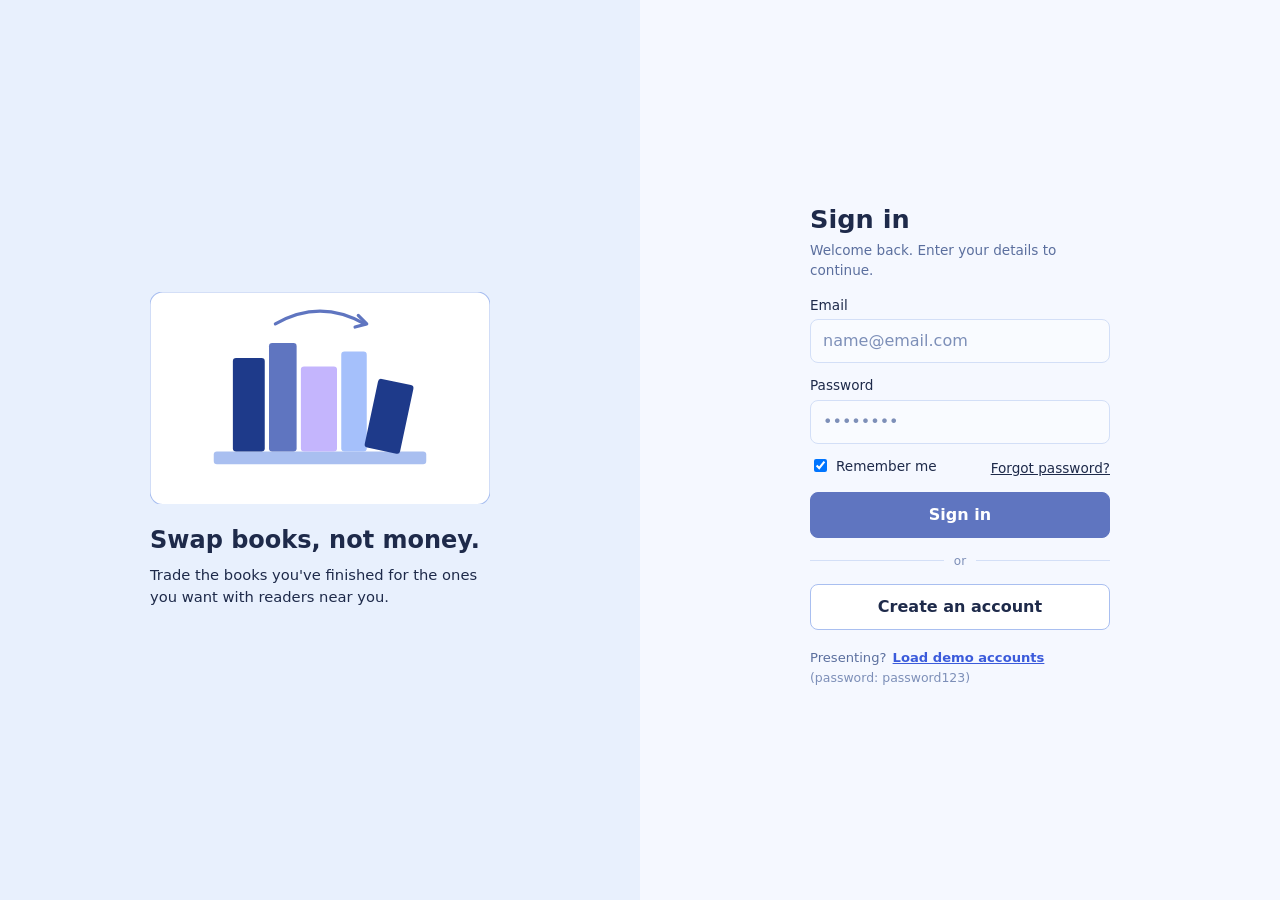
<file: src/index.html>
<!DOCTYPE html>
<html lang="en">
<head>
  <meta charset="UTF-8">
  <meta name="viewport" content="width=device-width, initial-scale=1.0">
  <title>SwapCycle – Swap books, not money</title>
  <link rel="stylesheet" href="css/styles.css">
</head>
<body>
  <header class="topbar">
    <a href="#browse" class="brand"><span class="logo" aria-hidden="true"></span>SwapCycle</a>
    <nav id="nav" class="nav" aria-label="Main navigation"></nav>
  </header>

  <main id="app" class="container" tabindex="-1"></main>

  <div id="toast" class="toast" role="status" aria-live="polite"></div>

  <script src="js/services.js"></script>
  <script src="js/app.js"></script>
</body>
</html>
</file>
<file: src/css/styles.css>
/* SwapCycle colours, taken from the team wireframes */
:root {
  --bg: #f5f8ff;          /* page background */
  --surface: #e3ebfd;     /* top bar and cards */
  --card: #ffffff;        /* inputs and inner boxes */
  --border: #a9bff0;      /* card and input borders */
  --text: #1e2a4a;        /* headings and body text */
  --muted: #5b6f9e;       /* secondary text */
  --hint: #7d8fb8;        /* small helper text */
  --primary: #1e3a8a;     /* navy buttons ("+ List a Book") */
  --primary-dark: #172e6e;
  --lilac: #c4b5fd;       /* "Upload Photo" button */
  --lilac-text: #4c1d95;
  --accent: #3b5bdb;      /* links and focus */
  --danger: #b42318;
  --high: #c2410c;
  --medium: #ca8a04;
  --low: #6b7fae;
  --radius: 12px;
}

* { box-sizing: border-box; }

body {
  margin: 0;
  font-family: "Inter", system-ui, -apple-system, "Segoe UI", Roboto, sans-serif;
  background: var(--bg);
  color: var(--text);
  line-height: 1.5;
}

a { color: var(--accent); }

.visually-hidden {
  position: absolute; width: 1px; height: 1px; overflow: hidden;
  clip: rect(0 0 0 0); white-space: nowrap;
}

/* ---------- Top bar ---------- */
.topbar {
  display: flex;
  align-items: center;
  justify-content: space-between;
  flex-wrap: wrap;
  gap: 10px;
  padding: 10px 24px;
  background: var(--surface);
  border-bottom: 1px solid var(--border);
  position: sticky;
  top: 0;
  z-index: 10;
}
.brand {
  display: flex; align-items: center; gap: 10px;
  font-weight: 700; font-size: 1.2rem; color: var(--text); text-decoration: none;
}
.logo {
  width: 32px; height: 32px; border-radius: 8px;
  background: #a5c0fb; border: 1px solid var(--border);
}
.nav { display: flex; flex-wrap: wrap; align-items: center; gap: 12px; }
.nav-links { display: flex; flex-wrap: wrap; gap: 2px; margin-right: 8px; }
.nav-links a, .nav > a:not(.btn):not(.nav-avatar) {
  padding: 6px 12px;
  border-radius: 8px;
  color: var(--text);
  text-decoration: none;
}
.nav-links a:hover { background: rgba(255, 255, 255, 0.6); }
.nav-links a.active { text-decoration: underline; text-underline-offset: 6px; font-weight: 600; }
.nav-avatar { text-decoration: none; display: flex; }
.badge-count {
  background: var(--danger); color: #fff; border-radius: 999px;
  font-size: 0.7rem; padding: 1px 6px; margin-left: 4px;
}

/* ---------- Avatars ---------- */
.avatar {
  display: inline-flex; align-items: center; justify-content: center;
  border-radius: 50%; background: #fff; border: 1px solid var(--border);
  overflow: hidden; color: var(--muted); font-weight: 600; flex-shrink: 0;
}
.avatar img { width: 100%; height: 100%; object-fit: cover; }
.avatar.sm { width: 36px; height: 36px; font-size: 0.8rem; }
.avatar.md { width: 64px; height: 64px; font-size: 1.1rem; }
.avatar.lg { width: 72px; height: 72px; font-size: 1.3rem; }

/* ---------- Layout ---------- */
.container { max-width: 1080px; margin: 0 auto; padding: 32px 24px; }
.container:focus { outline: none; }
h1 { margin: 0 0 2px; font-size: 1.7rem; }
h2 { font-size: 1.15rem; margin: 28px 0 10px; }
.sub { color: var(--muted); margin: 0 0 20px; }

.card {
  background: var(--surface);
  border: 1px solid var(--border);
  border-radius: var(--radius);
  padding: 18px;
}
.card-dashed { border-style: dashed; }
.card-title { margin: 0; font-size: 1.05rem; }
.grid { display: grid; grid-template-columns: repeat(auto-fill, minmax(240px, 1fr)); gap: 14px; }
.stack > * + * { margin-top: 12px; }
.stack-lg > * + * { margin-top: 18px; }
.row { display: flex; flex-wrap: wrap; gap: 10px; align-items: flex-end; }
.row > .grow { flex: 1 1 180px; }
.two-col { display: grid; grid-template-columns: 1fr 1fr; gap: 24px; }
.spread { display: flex; justify-content: space-between; align-items: center; gap: 10px; flex-wrap: wrap; }
.muted { color: var(--muted); font-size: 0.9rem; }
.hint { color: var(--hint); font-size: 0.78rem; margin-top: 4px; }
.empty {
  text-align: center; color: var(--muted); padding: 32px;
  border: 1px dashed var(--border); border-radius: var(--radius); background: #fff;
}

/* ---------- Profile page ---------- */
.profile-layout { display: grid; grid-template-columns: 200px 1fr; gap: 36px; align-items: start; }
.side-card { padding: 12px 12px 16px; }
.side-name { font-weight: 700; font-size: 1.15rem; margin-top: 10px; }
.side-loc { color: var(--accent); font-size: 0.85rem; }
.side-rating { font-size: 0.85rem; margin: 4px 0 10px; }
.side-menu { display: flex; flex-direction: column; border-top: 1px solid var(--border); padding-top: 8px; }
.side-menu a { padding: 6px 10px; border-radius: 8px; color: var(--text); text-decoration: none; font-size: 0.92rem; }
.side-menu a:hover { background: rgba(255, 255, 255, 0.6); }
.side-menu a.active { background: #fff; font-weight: 600; }
.side-menu .signout { color: var(--muted); }
.photo-row { display: flex; align-items: center; gap: 14px; }
.link-btn {
  background: none; border: none; color: var(--accent); padding: 0 0 0 10px;
  text-decoration: underline; font-size: 0.85rem;
}
.link-btn:hover { background: none; }
.review { border-top: 1px solid var(--border); padding-top: 8px; }

/* ---------- Sign-in and create-account pages ---------- */
body.auth-mode .topbar { display: none; }
body.auth-mode .container { max-width: none; padding: 0; }
.auth-split { display: grid; grid-template-columns: 1fr 1fr; min-height: 100vh; }
.auth-hero {
  background: #e8f0fd;
  display: flex; align-items: center; justify-content: center;
  padding: 40px;
}
.hero-inner { max-width: 340px; width: 100%; }
.hero-art { width: 100%; height: auto; display: block; }
.hero-title { font-size: 1.5rem; margin: 18px 0 6px; }
.hero-text { color: var(--text); font-size: 0.92rem; margin: 0; }
.auth-panel {
  background: var(--bg);
  display: flex; align-items: center; justify-content: center;
  padding: 40px 24px;
}
.auth-box { width: 100%; max-width: 300px; }
.auth-box h1 { font-size: 1.6rem; }
.auth-box .sub { font-size: 0.85rem; margin-bottom: 14px; }
.auth-box input { background: #f9fbff; border-color: #d3dff7; }
.forgot { color: var(--text); font-size: 0.85rem; font-weight: 500; }
.btn-auth {
  width: 100%;
  background: #5f75c0; border-color: #5f75c0;
  padding: 10px; border-radius: 8px;
}
.btn-auth:hover { background: #4e64ae; }
.btn.btn-outline {
  display: block; width: 100%; text-align: center;
  background: #fff; color: var(--text);
  border: 1px solid var(--border); padding: 10px; border-radius: 8px;
}
.btn.btn-outline:hover { background: var(--surface); }
.divider {
  display: flex; align-items: center; gap: 10px;
  color: var(--hint); font-size: 0.75rem; margin: 14px 0;
}
.divider::before, .divider::after { content: ""; flex: 1; height: 1px; background: #d3dff7; }
.note {
  background: var(--surface); border: 1px solid var(--border);
  border-radius: 8px; padding: 8px 10px; font-size: 0.82rem; margin: 0;
}
.demo-line { margin-top: 18px; font-size: 0.82rem; color: var(--muted); }
.demo-line .link-btn { padding: 0 2px; font-size: 0.82rem; font-weight: 600; }

/* ---------- Forms ---------- */
label { display: block; font-size: 0.85rem; font-weight: 500; margin-bottom: 4px; color: var(--text); }
input, select, textarea {
  width: 100%;
  padding: 9px 12px;
  border: 1px solid var(--border);
  border-radius: 8px;
  font: inherit;
  background: var(--bg);
  color: var(--text);
}
input::placeholder, textarea::placeholder { color: var(--hint); }
input[readonly] { color: var(--muted); }
textarea { min-height: 80px; resize: vertical; }
input:focus, select:focus, textarea:focus, button:focus-visible, a:focus-visible, label.btn:focus-within {
  outline: 2px solid var(--accent);
  outline-offset: 1px;
}
.check { display: flex; align-items: center; gap: 6px; font-weight: 500; cursor: pointer; }
.check input { width: auto; }

button, .btn {
  padding: 8px 16px;
  border: 1px solid var(--primary);
  border-radius: 8px;
  background: var(--primary);
  color: #fff;
  font: inherit;
  font-weight: 600;
  cursor: pointer;
  text-decoration: none;
  display: inline-block;
  margin: 0;
}
button:hover, .btn:hover { background: var(--primary-dark); }
.btn-navy { font-size: 0.9rem; }
.btn-lilac {
  background: var(--lilac); color: var(--lilac-text);
  border-color: #a78bfa; font-size: 0.85rem; padding: 7px 12px;
}
.btn-lilac:hover { background: #b4a2fb; }
button.secondary { background: #fff; color: var(--primary); }
button.secondary:hover { background: var(--bg); }
button.danger { background: #fff; color: var(--danger); border-color: var(--danger); }
button.danger:hover { background: #fdecea; }
button.small { padding: 4px 10px; font-size: 0.85rem; }
button:disabled { opacity: 0.5; cursor: not-allowed; }
.actions { display: flex; flex-wrap: wrap; gap: 6px; margin-top: 10px; }

/* ---------- Book cards ---------- */
.book-title { font-weight: 700; font-size: 1.05rem; }
.tags { display: flex; flex-wrap: wrap; gap: 4px; margin: 6px 0; }
.tag {
  font-size: 0.75rem;
  padding: 2px 8px;
  border-radius: 999px;
  background: #fff;
  border: 1px solid var(--border);
  color: var(--text);
}
.tag.available { background: #dcfce7; border-color: #86efac; color: #166534; }
.tag.reserved, .tag.accepted { background: #fef3c7; border-color: #fcd34d; color: #92400e; }
.tag.swapped, .tag.declined, .tag.cancelled { background: #f1f5f9; border-color: #cbd5e1; color: #64748b; }
.tag.pending { background: #e0e7ff; border-color: #a5b4fc; color: #3730a3; }
.tag.completed { background: #dcfce7; border-color: #86efac; color: #166534; }
.tag.problem { background: #fee2e2; border-color: #fca5a5; color: #991b1b; }
.stars { color: var(--primary); letter-spacing: 1px; }

/* ---------- Wishlist ---------- */
.wish-item { display: flex; gap: 12px; align-items: center; }
.wish-item .info { flex: 1; }
.wish-item.done .book-title { text-decoration: line-through; color: var(--muted); }
.wish-item select { width: auto; }
.prio { width: 6px; align-self: stretch; border-radius: 3px; }
.prio.high { background: var(--high); }
.prio.medium { background: var(--medium); }
.prio.low { background: var(--low); }

/* ---------- Exchanges ---------- */
.swap-books { display: grid; grid-template-columns: 1fr auto 1fr; gap: 10px; align-items: center; margin: 10px 0; }
.swap-books .arrow { font-size: 1.3rem; color: var(--muted); }
.progress { display: grid; grid-template-columns: 1fr 1fr; gap: 8px; margin-top: 10px; }
.progress .side { background: #fff; border: 1px solid var(--border); border-radius: 8px; padding: 10px; }
.inline-form { margin-top: 12px; padding-top: 12px; border-top: 1px dashed var(--border); }
.star-input { display: flex; gap: 4px; flex-direction: row-reverse; justify-content: flex-end; }
.star-input input { display: none; }
.star-input label { font-size: 1.6rem; color: #c7d2ee; cursor: pointer; margin: 0; font-weight: 400; }
.star-input input:checked ~ label,
.star-input label:hover, .star-input label:hover ~ label { color: var(--primary); }

/* ---------- Messages ---------- */
.chat-layout {
  display: grid; grid-template-columns: 300px 1fr; gap: 16px;
  height: calc(100vh - 210px); min-height: 440px;
}
.chat-list { padding: 6px; overflow-y: auto; }
.chat-row {
  display: flex; align-items: center; gap: 10px; width: 100%;
  background: transparent; border: none; border-radius: 8px;
  padding: 10px; color: var(--text); text-align: left; font-weight: 400;
}
.chat-row:hover { background: rgba(255, 255, 255, 0.6); }
.chat-row.active { background: #fff; }
.chat-row-text { flex: 1; min-width: 0; display: flex; flex-direction: column; }
.chat-row-top { display: flex; justify-content: space-between; gap: 6px; }
.chat-preview {
  color: var(--muted); font-size: 0.85rem;
  white-space: nowrap; overflow: hidden; text-overflow: ellipsis;
}
.chat-panel { display: flex; flex-direction: column; padding: 0; overflow: hidden; }
.chat-head {
  display: flex; align-items: center; gap: 10px;
  padding: 12px 16px; border-bottom: 1px solid var(--border);
}
.chat-back { display: none; }
.chat-body {
  flex: 1; overflow-y: auto; padding: 16px;
  display: flex; flex-direction: column; gap: 8px; background: var(--bg);
}
.center { text-align: center; margin: auto; }
.bubble {
  max-width: 72%; padding: 8px 12px; border-radius: 14px;
}
.bubble-text { white-space: pre-wrap; overflow-wrap: anywhere; }
.bubble.mine { align-self: flex-end; background: var(--primary); color: #fff; border-bottom-right-radius: 4px; }
.bubble.theirs { align-self: flex-start; background: #fff; border: 1px solid var(--border); border-bottom-left-radius: 4px; }
.bubble-time { font-size: 0.7rem; opacity: 0.7; margin-top: 2px; text-align: right; }
.about-chip {
  align-self: center; font-size: 0.78rem; color: var(--muted);
  background: var(--surface); border: 1px solid var(--border);
  border-radius: 999px; padding: 2px 10px;
}
.about-chip.sending { align-self: flex-start; display: inline-flex; align-items: center; margin-bottom: 8px; }
.chat-input { padding: 12px 16px; border-top: 1px solid var(--border); display: flex; flex-direction: column; }
.chat-send-row { display: flex; gap: 8px; align-items: flex-end; }
.chat-send-row textarea { min-height: 42px; max-height: 120px; resize: none; background: #fff; }

/* ---------- Toast ---------- */
.toast {
  position: fixed;
  bottom: 20px;
  left: 50%;
  transform: translateX(-50%) translateY(120px);
  background: var(--text);
  color: #fff;
  padding: 10px 18px;
  border-radius: 8px;
  transition: transform 0.25s;
  max-width: 90vw;
  z-index: 20;
}
.toast.show { transform: translateX(-50%) translateY(0); }
.toast.error { background: var(--danger); }

/* ---------- Confirm dialog ---------- */
.dialog-backdrop {
  position: fixed; inset: 0; z-index: 30;
  background: rgba(30, 42, 74, 0.35);
  display: flex; align-items: center; justify-content: center; padding: 16px;
}
.dialog { max-width: 360px; width: 100%; background: #fff; }
.dialog p { margin: 0 0 6px; }

@media (max-width: 760px) {
  .chat-layout { grid-template-columns: 1fr; height: calc(100vh - 230px); }
  .chat-layout.has-active .chat-list { display: none; }
  .chat-layout:not(.has-active) .chat-panel { display: none; }
  .chat-back { display: inline-block; }
  .bubble { max-width: 85%; }
  .auth-split { grid-template-columns: 1fr; }
  .auth-hero { padding: 28px 16px; }
  .hero-art { max-width: 220px; }
  .profile-layout { grid-template-columns: 1fr; }
  .two-col { grid-template-columns: 1fr; gap: 12px; }
}
@media (max-width: 600px) {
  .container { padding: 20px 16px; }
  .topbar { padding: 10px 16px; }
  .progress, .swap-books { grid-template-columns: 1fr; }
  .swap-books .arrow { transform: rotate(90deg); justify-self: center; }
}
</file>
